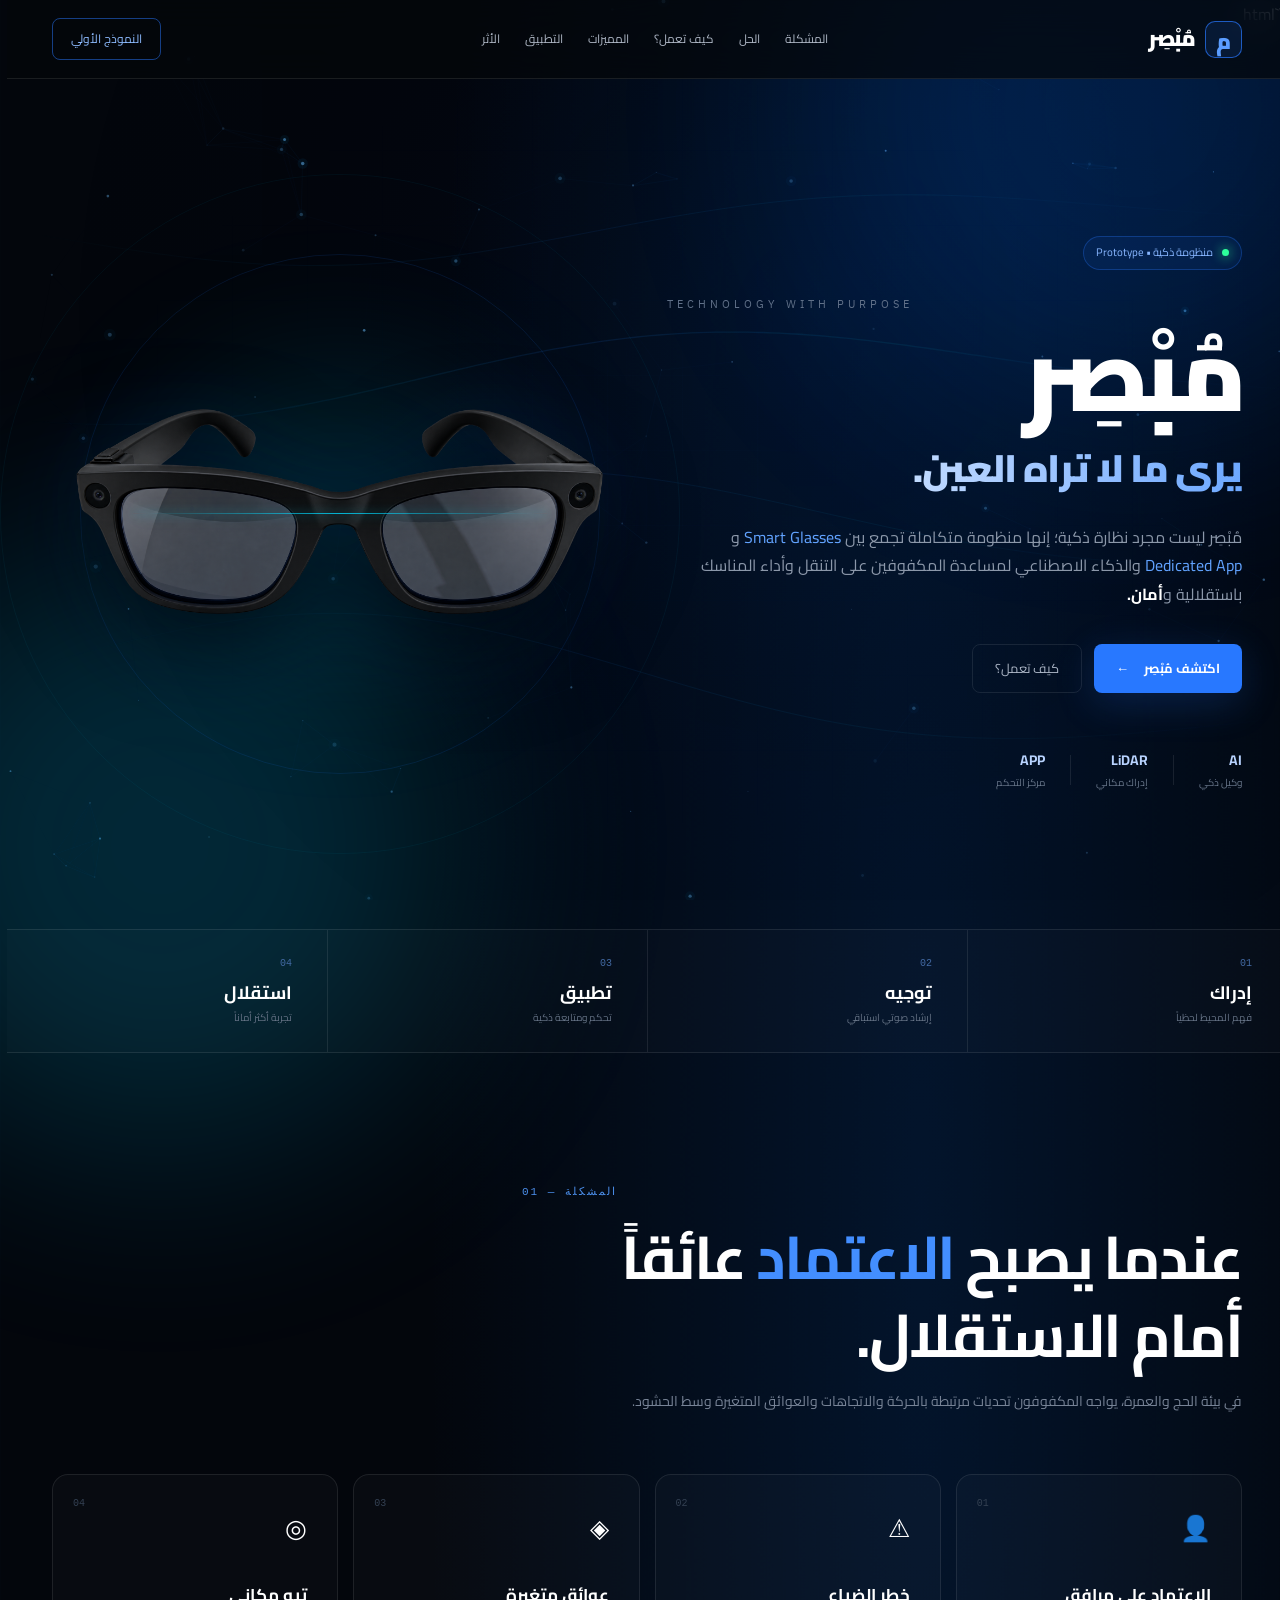
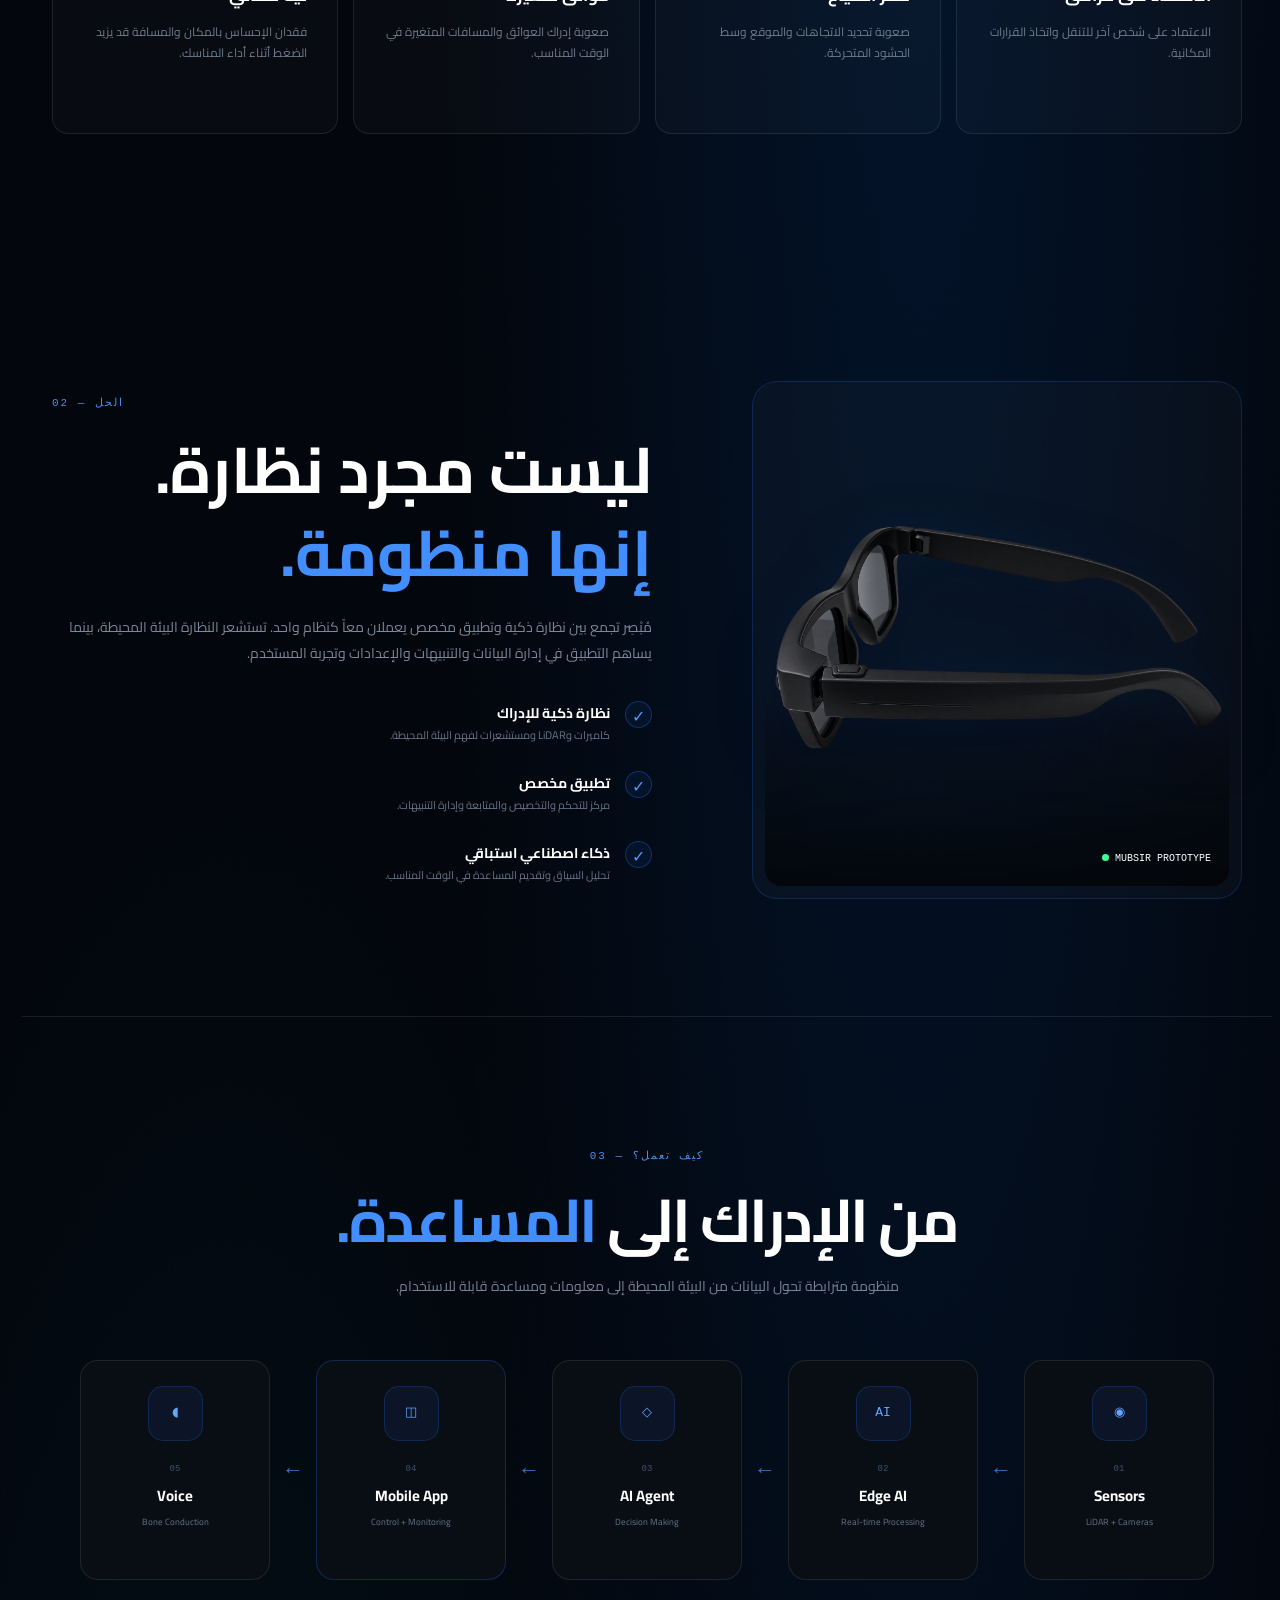
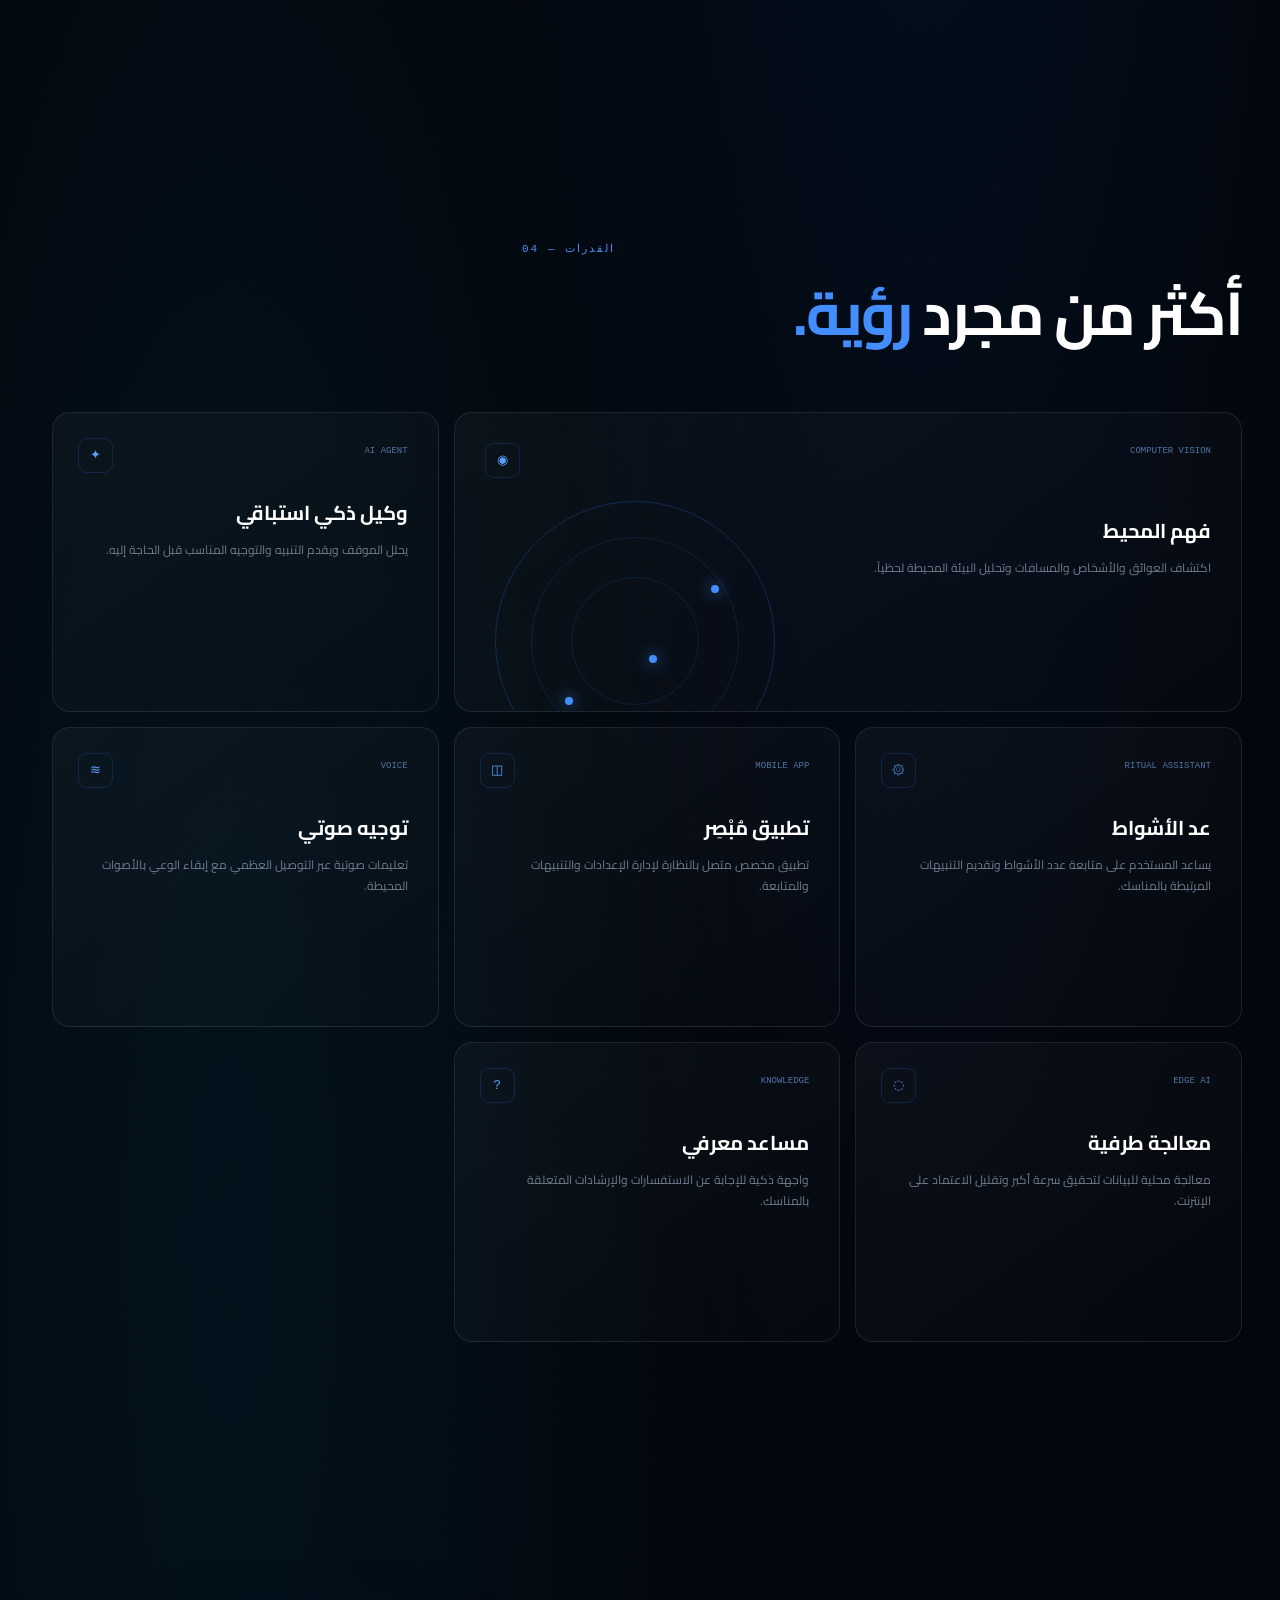
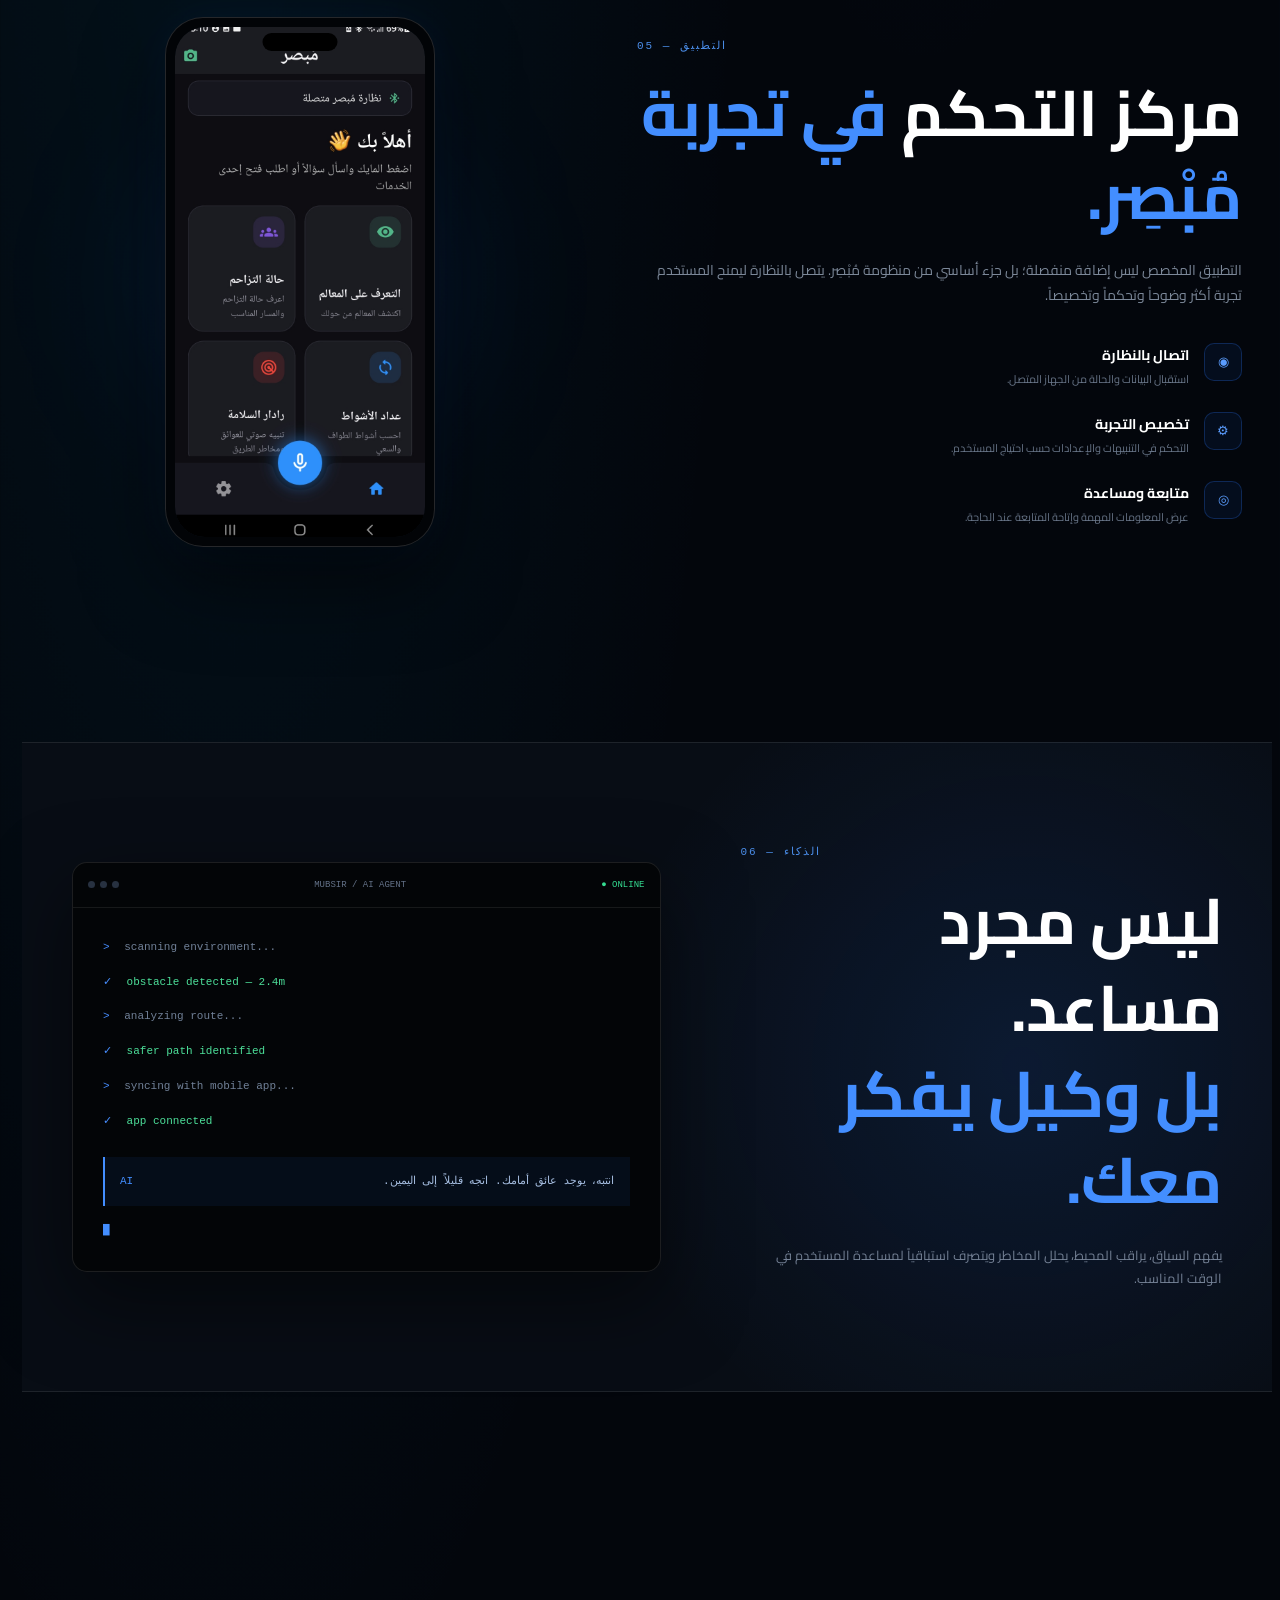
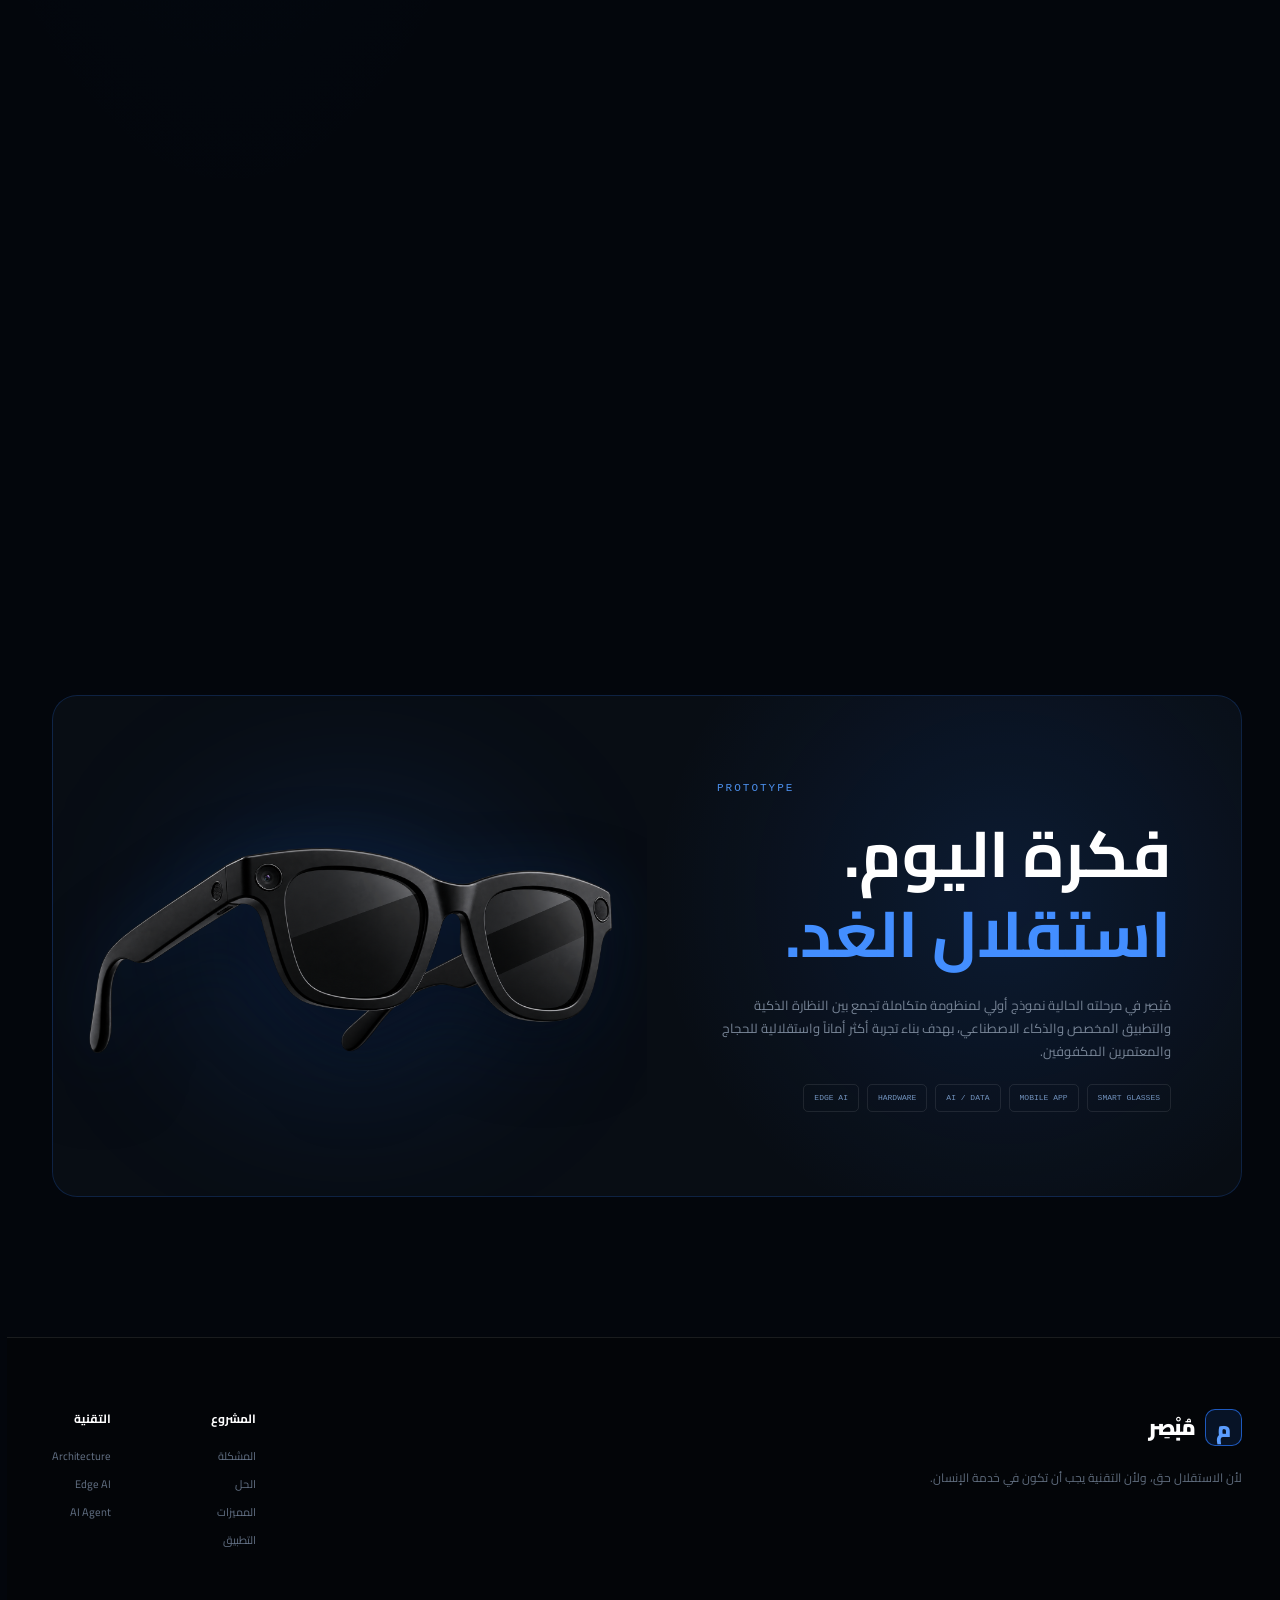
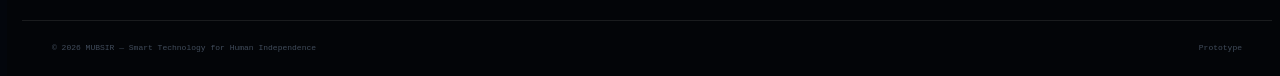
<file: maubser/index.html>
```html
<!DOCTYPE html>
<html lang="ar" dir="rtl">

<head>
    <meta charset="UTF-8">

    <meta name="viewport"
          content="width=device-width, initial-scale=1.0">

    <meta name="description"
          content="مُبْصِر - منظومة ذكية تجمع بين نظارة ذكية وتطبيق مخصص لمساعدة المكفوفين وضعاف البصر على التنقل وأداء المناسك باستقلالية وأمان.">

    <title>مُبْصِر | Smart Assistive System</title>

    <!-- Fonts -->
    <link rel="preconnect" href="https://fonts.googleapis.com">

    <link rel="preconnect"
          href="https://fonts.gstatic.com"
          crossorigin>

    <link href="https://fonts.googleapis.com/css2?family=Cairo:wght@400;500;600;700;800;900&family=IBM+Plex+Sans+Arabic:wght@400;500;600;700&display=swap"
          rel="stylesheet">

    <!-- Main CSS -->
    <link rel="stylesheet" href="style.css">
</head>


<body>

<!-- =========================
     BACKGROUND
========================= -->

<div class="background-glow glow-one"></div>
<div class="background-glow glow-two"></div>
<div class="grid-background"></div>


<!-- =========================
     NAVBAR
========================= -->

<header class="navbar">

    <div class="nav-container">

        <a href="#home" class="logo">

            <span class="logo-symbol">
                م
            </span>

            <span class="logo-text">
                مُبْصِر
            </span>

        </a>


        <nav class="nav-links">

            <a href="#problem">المشكلة</a>
            <a href="#solution">الحل</a>
            <a href="#technology">كيف تعمل؟</a>
            <a href="#features">المميزات</a>
            <a href="#app">التطبيق</a>
            <a href="#impact">الأثر</a>

        </nav>


        <a href="#prototype" class="nav-button">
            النموذج الأولي
        </a>


        <button
            class="menu-button"
            id="menuButton"
            aria-label="فتح القائمة"
            aria-expanded="false"
            type="button">

            ☰

        </button>

    </div>

</header>


<!-- =========================
     MOBILE MENU
========================= -->

<div class="mobile-menu" id="mobileMenu">

    <a href="#problem">المشكلة</a>
    <a href="#solution">الحل</a>
    <a href="#technology">كيف تعمل؟</a>
    <a href="#features">المميزات</a>
    <a href="#app">التطبيق</a>
    <a href="#impact">الأثر</a>
    <a href="#prototype">النموذج الأولي</a>

</div>


<main id="home">


<!-- =========================
     HERO
========================= -->

<section class="hero">

    <div class="hero-content">

        <div class="status-badge">

            <span class="status-dot"></span>

            منظومة ذكية • Prototype

        </div>


        <p class="hero-small-title">
            TECHNOLOGY WITH PURPOSE
        </p>


        <h1>

            مُبْصِر

            <span>
                يرى ما لا تراه العين.
            </span>

        </h1>


        <p class="hero-description">

            مُبْصِر ليست مجرد نظارة ذكية؛
            إنها منظومة متكاملة تجمع بين
            <span>Smart Glasses</span>
            و
            <span>Dedicated App</span>
            والذكاء الاصطناعي لمساعدة المكفوفين
            على التنقل وأداء المناسك باستقلالية
            و<strong>أمان.</strong>

        </p>


        <div class="hero-buttons">

            <a href="#solution" class="primary-button">

                اكتشف مُبْصِر

                <span>←</span>

            </a>


            <a href="#technology" class="secondary-button">

                كيف تعمل؟

            </a>

        </div>


        <div class="hero-stats">

            <div class="hero-stat">

                <strong>AI</strong>

                <span>
                    وكيل ذكي
                </span>

            </div>


            <div class="stat-line"></div>


            <div class="hero-stat">

                <strong>LiDAR</strong>

                <span>
                    إدراك مكاني
                </span>

            </div>


            <div class="stat-line"></div>


            <div class="hero-stat">

                <strong>APP</strong>

                <span>
                    مركز التحكم
                </span>

            </div>

        </div>

    </div>


    <!-- HERO GLASSES -->

    <div class="hero-visual">

        <div class="clean-glasses-stage">

            <div class="visual-ring ring-one"></div>

            <div class="visual-ring ring-two"></div>

            <div class="product-glow"></div>

            <div class="scan-line"></div>


            <img
                class="hero-glasses"
                src="images/mubsir-front.png"
                alt="نظارة مُبْصِر الذكية">

        </div>

    </div>

</section>


<!-- =========================
     INTRO STRIP
========================= -->

<section class="intro-strip">

    <div class="intro-item">

        <span>01</span>

        <strong>إدراك</strong>

        <p>
            فهم المحيط لحظياً
        </p>

    </div>


    <div class="intro-item">

        <span>02</span>

        <strong>توجيه</strong>

        <p>
            إرشاد صوتي استباقي
        </p>

    </div>


    <div class="intro-item">

        <span>03</span>

        <strong>تطبيق</strong>

        <p>
            تحكم ومتابعة ذكية
        </p>

    </div>


    <div class="intro-item">

        <span>04</span>

        <strong>استقلال</strong>

        <p>
            تجربة أكثر أماناً
        </p>

    </div>

</section>


<!-- =========================
     PROBLEM
========================= -->

<section class="section problem-section" id="problem">

    <div class="section-heading">

        <span class="section-number">
            01 — المشكلة
        </span>

        <h2>

            عندما يصبح

            <span>
                الاعتماد
            </span>

            عائقاً أمام الاستقلال.

        </h2>

        <p>

            في بيئة الحج والعمرة، يواجه المكفوفون
            تحديات مرتبطة بالحركة والاتجاهات
            والعوائق المتغيرة وسط الحشود.

        </p>

    </div>


    <div class="problem-grid">

        <article class="problem-card">

            <div class="card-number">01</div>

            <div class="problem-icon">👤</div>

            <h3>
                الاعتماد على مرافق
            </h3>

            <p>
                الاعتماد على شخص آخر للتنقل
                واتخاذ القرارات المكانية.
            </p>

        </article>


        <article class="problem-card">

            <div class="card-number">02</div>

            <div class="problem-icon">⚠</div>

            <h3>
                خطر الضياع
            </h3>

            <p>
                صعوبة تحديد الاتجاهات والموقع
                وسط الحشود المتحركة.
            </p>

        </article>


        <article class="problem-card">

            <div class="card-number">03</div>

            <div class="problem-icon">◈</div>

            <h3>
                عوائق متغيرة
            </h3>

            <p>
                صعوبة إدراك العوائق والمسافات
                المتغيرة في الوقت المناسب.
            </p>

        </article>


        <article class="problem-card">

            <div class="card-number">04</div>

            <div class="problem-icon">◎</div>

            <h3>
                تيه مكاني
            </h3>

            <p>
                فقدان الإحساس بالمكان والمسافة
                قد يزيد الضغط أثناء أداء المناسك.
            </p>

        </article>

    </div>

</section>


<!-- =========================
     SOLUTION
========================= -->

<section class="section solution-section" id="solution">

    <div class="solution-image">

        <div class="image-frame">

            <img
                src="images/mubsir-side.png"
                alt="النموذج الأولي لنظارة مُبْصِر">

            <div class="image-overlay"></div>

            <div class="prototype-label">

                <span></span>

                MUBSIR PROTOTYPE

            </div>

        </div>

    </div>


    <div class="solution-content">

        <span class="section-number">
            02 — الحل
        </span>

        <h2>

            ليست مجرد نظارة.

            <span>
                إنها منظومة.
            </span>

        </h2>


        <p class="solution-text">

            مُبْصِر تجمع بين نظارة ذكية وتطبيق
            مخصص يعملان معاً كنظام واحد.
            تستشعر النظارة البيئة المحيطة،
            بينما يساهم التطبيق في إدارة البيانات
            والتنبيهات والإعدادات وتجربة المستخدم.

        </p>


        <div class="solution-points">

            <div class="solution-point">

                <span class="point-icon">✓</span>

                <div>

                    <strong>
                        نظارة ذكية للإدراك
                    </strong>

                    <p>
                        كاميرات وLiDAR ومستشعرات لفهم البيئة المحيطة.
                    </p>

                </div>

            </div>


            <div class="solution-point">

                <span class="point-icon">✓</span>

                <div>

                    <strong>
                        تطبيق مخصص
                    </strong>

                    <p>
                        مركز للتحكم والتخصيص والمتابعة وإدارة التنبيهات.
                    </p>

                </div>

            </div>


            <div class="solution-point">

                <span class="point-icon">✓</span>

                <div>

                    <strong>
                        ذكاء اصطناعي استباقي
                    </strong>

                    <p>
                        تحليل السياق وتقديم المساعدة في الوقت المناسب.
                    </p>

                </div>

            </div>

        </div>

    </div>

</section>


<!-- =========================
     TECHNOLOGY
========================= -->

<section class="section technology-section" id="technology">

    <div class="section-heading centered">

        <span class="section-number">
            03 — كيف تعمل؟
        </span>

        <h2>

            من الإدراك إلى

            <span>
                المساعدة.
            </span>

        </h2>

        <p>

            منظومة مترابطة تحول البيانات من البيئة
            المحيطة إلى معلومات ومساعدة قابلة للاستخدام.

        </p>

    </div>


    <div class="architecture">

        <div class="tech-node">

            <div class="node-icon">
                ◉
            </div>

            <span>01</span>

            <h3>Sensors</h3>

            <p>
                LiDAR + Cameras
            </p>

        </div>


        <div class="tech-arrow">
            ←
        </div>


        <div class="tech-node">

            <div class="node-icon">
                AI
            </div>

            <span>02</span>

            <h3>Edge AI</h3>

            <p>
                Real-time Processing
            </p>

        </div>


        <div class="tech-arrow">
            ←
        </div>


        <div class="tech-node">

            <div class="node-icon">
                ◇
            </div>

            <span>03</span>

            <h3>AI Agent</h3>

            <p>
                Decision Making
            </p>

        </div>


        <div class="tech-arrow">
            ←
        </div>


        <div class="tech-node app-node">

            <div class="node-icon">
                ◫
            </div>

            <span>04</span>

            <h3>Mobile App</h3>

            <p>
                Control + Monitoring
            </p>

        </div>


        <div class="tech-arrow">
            ←
        </div>


        <div class="tech-node">

            <div class="node-icon">
                ◖
            </div>

            <span>05</span>

            <h3>Voice</h3>

            <p>
                Bone Conduction
            </p>

        </div>

    </div>

</section>


<!-- =========================
     FEATURES
========================= -->

<section class="section features-section" id="features">

    <div class="section-heading">

        <span class="section-number">
            04 — القدرات
        </span>

        <h2>

            أكثر من مجرد

            <span>
                رؤية.
            </span>

        </h2>

    </div>


    <div class="features-grid">

        <article class="feature-card large">

            <div class="feature-top">

                <span class="feature-tag">
                    COMPUTER VISION
                </span>

                <span class="feature-icon">
                    ◉
                </span>

            </div>

            <h3>
                فهم المحيط
            </h3>

            <p>
                اكتشاف العوائق والأشخاص والمسافات
                وتحليل البيئة المحيطة لحظياً.
            </p>

            <div class="feature-visual">

                <div class="radar"></div>

                <div class="radar-dot dot-one"></div>
                <div class="radar-dot dot-two"></div>
                <div class="radar-dot dot-three"></div>

            </div>

        </article>


        <article class="feature-card">

            <span class="feature-tag">
                AI AGENT
            </span>

            <span class="feature-icon">
                ✦
            </span>

            <h3>
                وكيل ذكي استباقي
            </h3>

            <p>
                يحلل الموقف ويقدم التنبيه
                والتوجيه المناسب قبل الحاجة إليه.
            </p>

        </article>


        <article class="feature-card">

            <span class="feature-tag">
                RITUAL ASSISTANT
            </span>

            <span class="feature-icon">
                ۞
            </span>

            <h3>
                عد الأشواط
            </h3>

            <p>
                يساعد المستخدم على متابعة عدد الأشواط
                وتقديم التنبيهات المرتبطة بالمناسك.
            </p>

        </article>


        <article class="feature-card">

            <span class="feature-tag">
                MOBILE APP
            </span>

            <span class="feature-icon">
                ◫
            </span>

            <h3>
                تطبيق مُبْصِر
            </h3>

            <p>
                تطبيق مخصص متصل بالنظارة لإدارة
                الإعدادات والتنبيهات والمتابعة.
            </p>

        </article>


        <article class="feature-card">

            <span class="feature-tag">
                VOICE
            </span>

            <span class="feature-icon">
                ≋
            </span>

            <h3>
                توجيه صوتي
            </h3>

            <p>
                تعليمات صوتية عبر التوصيل العظمي
                مع إبقاء الوعي بالأصوات المحيطة.
            </p>

        </article>


        <article class="feature-card">

            <span class="feature-tag">
                EDGE AI
            </span>

            <span class="feature-icon">
                ◌
            </span>

            <h3>
                معالجة طرفية
            </h3>

            <p>
                معالجة محلية للبيانات لتحقيق
                سرعة أكبر وتقليل الاعتماد على الإنترنت.
            </p>

        </article>


        <article class="feature-card">

            <span class="feature-tag">
                KNOWLEDGE
            </span>

            <span class="feature-icon">
                ?
            </span>

            <h3>
                مساعد معرفي
            </h3>

            <p>
                واجهة ذكية للإجابة عن الاستفسارات
                والإرشادات المتعلقة بالمناسك.
            </p>

        </article>

    </div>

</section>


<!-- =========================
     APP SECTION
========================= -->

<section class="section app-section" id="app">

    <div class="app-content">

        <span class="section-number">
            05 — التطبيق
        </span>

        <h2>

            مركز التحكم

            <span>
                في تجربة مُبْصِر.
            </span>

        </h2>

        <p class="app-description">

            التطبيق المخصص ليس إضافة منفصلة؛
            بل جزء أساسي من منظومة مُبْصِر.
            يتصل بالنظارة ليمنح المستخدم تجربة
            أكثر وضوحاً وتحكماً وتخصيصاً.

        </p>


        <div class="app-points">

            <div class="app-point">

                <div class="app-point-icon">
                    ◉
                </div>

                <div>

                    <strong>
                        اتصال بالنظارة
                    </strong>

                    <p>
                        استقبال البيانات والحالة من الجهاز المتصل.
                    </p>

                </div>

            </div>


            <div class="app-point">

                <div class="app-point-icon">
                    ⚙
                </div>

                <div>

                    <strong>
                        تخصيص التجربة
                    </strong>

                    <p>
                        التحكم في التنبيهات والإعدادات حسب احتياج المستخدم.
                    </p>

                </div>

            </div>


            <div class="app-point">

                <div class="app-point-icon">
                    ◎
                </div>

                <div>

                    <strong>
                        متابعة ومساعدة
                    </strong>

                    <p>
                        عرض المعلومات المهمة وإتاحة المتابعة عند الحاجة.
                    </p>

                </div>

            </div>

        </div>

    </div>


    <!-- PHONE MOCKUP -->

    <div class="app-interface">

        <div class="phone-frame">

            <div class="phone-camera"></div>

            <div class="phone-screen">

                <img
                    src="images/app-interface.png"
                    alt="واجهة تطبيق مُبْصِر"
                    loading="lazy">

            </div>

        </div>

    </div>

</section>


<!-- =========================
     SMART AGENT
========================= -->

<section class="agent-section">

    <div class="agent-content">

        <span class="section-number">
            06 — الذكاء
        </span>

        <h2>

            ليس مجرد مساعد.

            <br>

            <span>
                بل وكيل يفكر معك.
            </span>

        </h2>

        <p>

            يفهم السياق، يراقب المحيط، يحلل المخاطر
            ويتصرف استباقياً لمساعدة المستخدم في الوقت المناسب.

        </p>

    </div>


    <div class="agent-terminal">

        <div class="terminal-header">

            <div class="terminal-dots">

                <span></span>
                <span></span>
                <span></span>

            </div>

            <span>
                MUBSIR / AI AGENT
            </span>

            <div class="terminal-status">
                ● ONLINE
            </div>

        </div>


        <div class="terminal-body">

            <div class="terminal-line">

                <span>&gt;</span>

                scanning environment...

            </div>


            <div class="terminal-line success">

                <span>✓</span>

                obstacle detected — 2.4m

            </div>


            <div class="terminal-line">

                <span>&gt;</span>

                analyzing route...

            </div>


            <div class="terminal-line success">

                <span>✓</span>

                safer path identified

            </div>


            <div class="terminal-line">

                <span>&gt;</span>

                syncing with mobile app...

            </div>


            <div class="terminal-line success">

                <span>✓</span>

                app connected

            </div>


            <div class="terminal-line ai-message">

                <span>
                    AI
                </span>

                انتبه، يوجد عائق أمامك.
                اتجه قليلاً إلى اليمين.

            </div>


            <div class="cursor">
                █
            </div>

        </div>

    </div>

</section>


<!-- =========================
     IMPACT
========================= -->

<section class="section impact-section" id="impact">

    <div class="section-heading centered">

        <span class="section-number">
            07 — الأثر
        </span>

        <h2>

            التقنية من أجل

            <span>
                الكرامة والاستقلال.
            </span>

        </h2>

        <p>

            الهدف ليس استبدال الإنسان،
            بل تمكينه من الاعتماد على نفسه.

        </p>

    </div>


    <div class="impact-grid">

        <div class="impact-item">

            <strong
                class="counter"
                data-target="100">

                0

            </strong>

            <span>%</span>

            <p>
                تجربة أكثر استقلالية
            </p>

        </div>


        <div class="impact-item">

            <strong>
                AI
            </strong>

            <p>
                مساعدة ذكية
                في الوقت الحقيقي
            </p>

        </div>


        <div class="impact-item">

            <strong>
                APP
            </strong>

            <p>
                تحكم وتخصيص
                ومتابعة
            </p>

        </div>


        <div class="impact-item">

            <strong>
                EDGE
            </strong>

            <p>
                سرعة وخصوصية
                ومعالجة محلية
            </p>

        </div>

    </div>

</section>


<!-- =========================
     PROTOTYPE
========================= -->

<section class="prototype-section" id="prototype">

    <div class="prototype-inner">

        <div class="prototype-text">

            <span class="section-number">
                PROTOTYPE
            </span>


            <h2>

                فكرة اليوم.

                <br>

                <span>
                    استقلال الغد.
                </span>

            </h2>


            <p>

                مُبْصِر في مرحلته الحالية نموذج أولي
                لمنظومة متكاملة تجمع بين النظارة الذكية
                والتطبيق المخصص والذكاء الاصطناعي،
                بهدف بناء تجربة أكثر أماناً واستقلالية
                للحجاج والمعتمرين المكفوفين.

            </p>


            <div class="prototype-tags">

                <span>SMART GLASSES</span>
                <span>MOBILE APP</span>
                <span>AI / DATA</span>
                <span>HARDWARE</span>
                <span>EDGE AI</span>

            </div>

        </div>


        <div class="prototype-image">

            <img
                src="images/side-mubser.png" 
                alt="Mubsir Smart Glasses"
                loading="lazy">

        </div>

    </div>

</section>


<!-- =========================
     FOOTER
========================= -->

<footer>

    <div class="footer-main">

        <div class="footer-brand">

            <div class="logo">

                <span class="logo-symbol">
                    م
                </span>

                <span class="logo-text">
                    مُبْصِر
                </span>

            </div>


            <p>

                لأن الاستقلال حق،
                ولأن التقنية يجب أن تكون في خدمة الإنسان.

            </p>

        </div>


        <div class="footer-links">

            <div>

                <strong>
                    المشروع
                </strong>

                <a href="#problem">
                    المشكلة
                </a>

                <a href="#solution">
                    الحل
                </a>

                <a href="#features">
                    المميزات
                </a>

                <a href="#app">
                    التطبيق
                </a>

            </div>


            <div>

                <strong>
                    التقنية
                </strong>

                <a href="#technology">
                    Architecture
                </a>

                <a href="#technology">
                    Edge AI
                </a>

                <a href="#technology">
                    AI Agent
                </a>

            </div>

        </div>

    </div>


    <div class="footer-bottom">

        <span>
            © 2026 MUBSIR — Smart Technology for Human Independence
        </span>

        <span>
            Prototype
        </span>

    </div>

</footer>


</main>


<!-- =========================
     JAVASCRIPT
========================= -->

<script src="script.js"></script>

</body>

</html>
</file>
<file: maubser/style.css>
/* =====================================================
   RESET
===================================================== */

* {
    margin: 0;
    padding: 0;
    box-sizing: border-box;
}

html {
    scroll-behavior: smooth;
    scroll-padding-top: 90px;
}

body {
    font-family: "Cairo", sans-serif;
    background: #05070b;
    color: #ffffff;
    overflow-x: hidden;
    line-height: 1.8;
}

a {
    text-decoration: none;
    color: inherit;
}

button {
    font-family: inherit;
}

img {
    max-width: 100%;
    display: block;
}


/* =====================================================
   VARIABLES
===================================================== */

:root {
    --background: #05070b;
    --surface: #0a0e15;
    --surface-light: #101722;
    --blue: #2878ff;
    --blue-light: #5b9dff;
    --cyan: #00d9ff;
    --white: #ffffff;
    --muted: #8994a5;
    --border: rgba(255, 255, 255, 0.09);
}



/* =====================================================
   MUBSIR — CINEMATIC BACKGROUND
===================================================== */

body {
    background:
        radial-gradient(
            ellipse at 72% 15%,
            rgba(0, 95, 210, 0.16),
            transparent 38%
        ),
        radial-gradient(
            ellipse at 18% 55%,
            rgba(0, 190, 255, 0.07),
            transparent 35%
        ),
        #03060c;
}

/* طبقة الخلفية المتحركة */
#mubsir-background {
    position: fixed;
    inset: 0;
    width: 100%;
    height: 100%;
    z-index: 0;
    pointer-events: none;
    opacity: 0.95;
}

/* توهج ضوئي متحرك */
.background-glow {
    position: fixed;
    width: 48vw;
    height: 48vw;
    max-width: 650px;
    max-height: 650px;
    border-radius: 50%;
    filter: blur(115px);
    pointer-events: none;
    z-index: 0;
    opacity: 0.18;
    will-change: transform;
}

.glow-one {
    background: #006eff;
    top: -22%;
    right: -12%;
    animation: glowDriftOne 15s ease-in-out infinite alternate;
}

.glow-two {
    background: #00c8ff;
    bottom: -28%;
    left: -12%;
    animation: glowDriftTwo 18s ease-in-out infinite alternate;
}

@keyframes glowDriftOne {
    from { transform: translate3d(0, 0, 0) scale(1); }
    to   { transform: translate3d(-7vw, 8vh, 0) scale(1.18); }
}

@keyframes glowDriftTwo {
    from { transform: translate3d(0, 0, 0) scale(1); }
    to   { transform: translate3d(8vw, -7vh, 0) scale(1.15); }
}

/* شبكة هندسية عميقة */
.grid-background {
    position: fixed;
    inset: 0;
    z-index: 0;
    opacity: 0.16;
    background-image:
        linear-gradient(rgba(95, 165, 255, 0.08) 1px, transparent 1px),
        linear-gradient(90deg, rgba(95, 165, 255, 0.08) 1px, transparent 1px);
    background-size: 75px 75px;
    mask-image: radial-gradient(ellipse at center, black 10%, transparent 82%);
    -webkit-mask-image: radial-gradient(ellipse at center, black 10%, transparent 82%);
    pointer-events: none;
}

/* اجعلي المحتوى فوق طبقات الخلفية */
main,
footer {
    position: relative;
    z-index: 1;
}

/* الهيدر والقائمة يظلان فوق كل شيء */
.navbar {
    z-index: 1000;
}

.mobile-menu {
    z-index: 999;
}

/* احترام إعداد تقليل الحركة */
@media (prefers-reduced-motion: reduce) {
    .background-glow {
        animation: none;
    }
}



/* =====================================================
   NAVBAR
===================================================== */

.navbar {
    position: fixed;
    top: 0;
    left: 0;
    right: 0;
    z-index: 1000;
    background: rgba(5, 7, 11, 0.72);
    backdrop-filter: blur(18px);
    -webkit-backdrop-filter: blur(18px);
    border-bottom: 1px solid var(--border);
    transition:
        background 0.3s ease,
        box-shadow 0.3s ease;
}

.navbar.scrolled {
    background: rgba(5, 7, 11, 0.92);
    box-shadow:
        0 10px 40px rgba(0, 0, 0, 0.25);
}

.nav-container {
    max-width: 1250px;
    height: 78px;
    margin: auto;
    padding: 0 30px;
    display: flex;
    align-items: center;
    justify-content: space-between;
}

.logo {
    display: flex;
    align-items: center;
    gap: 10px;
    font-weight: 900;
    font-size: 22px;
}

.logo-symbol {
    width: 37px;
    height: 37px;
    display: grid;
    place-items: center;
    border: 1px solid rgba(40, 120, 255, 0.7);
    background: rgba(40, 120, 255, 0.12);
    color: var(--blue-light);
    border-radius: 10px;
}

.logo-text {
    letter-spacing: -1px;
}

.nav-links {
    display: flex;
    gap: 25px;
    font-size: 12px;
    color: #aeb7c5;
}

.nav-links a {
    position: relative;
    transition: color 0.3s ease;
}

.nav-links a::after {
    content: "";
    position: absolute;
    right: 0;
    bottom: -8px;
    width: 0;
    height: 1px;
    background: var(--blue-light);
    transition: width 0.3s ease;
}

.nav-links a:hover,
.nav-links a.active {
    color: white;
}

.nav-links a:hover::after,
.nav-links a.active::after {
    width: 100%;
}

.nav-button {
    padding: 9px 18px;
    border: 1px solid rgba(40, 120, 255, 0.5);
    border-radius: 8px;
    color: #8dbbff;
    font-size: 12px;
    transition:
        background 0.3s ease,
        color 0.3s ease,
        transform 0.3s ease;
}

.nav-button:hover {
    background: var(--blue);
    color: white;
    transform: translateY(-2px);
}

.menu-button {
    display: none;
    background: transparent;
    color: white;
    border: none;
    font-size: 24px;
    cursor: pointer;
}


/* =====================================================
   MOBILE MENU
===================================================== */

.mobile-menu {
    position: fixed;
    top: 78px;
    left: 20px;
    right: 20px;
    z-index: 999;
    display: flex;
    flex-direction: column;
    gap: 8px;
    padding: 20px;
    background: rgba(9, 13, 20, 0.97);
    border: 1px solid var(--border);
    border-radius: 15px;
    opacity: 0;
    visibility: hidden;
    transform: translateY(-10px);
    transition:
        opacity 0.25s ease,
        transform 0.25s ease,
        visibility 0.25s ease;
}

.mobile-menu.active {
    opacity: 1;
    visibility: visible;
    transform: translateY(0);
}

.mobile-menu a {
    padding: 10px;
    border-bottom: 1px solid var(--border);
    color: #c7ced8;
    transition: color 0.25s ease;
}

.mobile-menu a:last-child {
    border-bottom: none;
}

.mobile-menu a:hover {
    color: white;
}


/* =====================================================
   HERO
===================================================== */

.hero {
    min-height: 100vh;
    max-width: 1250px;
    margin: auto;
    padding: 150px 30px 80px;
    display: grid;
    grid-template-columns: 1fr 1fr;
    align-items: center;
    gap: 40px;
}

.hero-content {
    position: relative;
    z-index: 2;
}

.status-badge {
    display: inline-flex;
    align-items: center;
    gap: 9px;
    padding: 6px 12px;
    border: 1px solid rgba(40, 120, 255, 0.3);
    background: rgba(40, 120, 255, 0.08);
    border-radius: 100px;
    color: #87b6ff;
    font-size: 11px;
    margin-bottom: 25px;
}

.status-dot {
    width: 7px;
    height: 7px;
    border-radius: 50%;
    background: #2dff9b;
    box-shadow:
        0 0 12px #2dff9b;
}

.hero-small-title {
    font-family: "IBM Plex Sans Arabic", sans-serif;
    font-size: 11px;
    letter-spacing: 4px;
    color: #607088;
    direction: ltr;
    margin-bottom: 10px;
}

.hero h1 {
    font-size: clamp(65px, 8vw, 110px);
    line-height: 0.95;
    letter-spacing: -5px;
    font-weight: 900;
}

.hero h1 span {
    display: block;
    font-size: clamp(25px, 3vw, 42px);
    letter-spacing: -1px;
    line-height: 1.5;
    margin-top: 18px;
    background: linear-gradient(
        90deg,
        #ffffff,
        #6da8ff
    );
    background-clip: text;
    -webkit-background-clip: text;
    -webkit-text-fill-color: transparent;
}

.hero-description {
    max-width: 610px;
    color: #8c98aa;
    font-size: 16px;
    margin-top: 25px;
}

.hero-description span {
    color: #62a3ff;
    direction: ltr;
    display: inline-block;
}

.hero-description strong {
    color: white;
}

.hero-buttons {
    display: flex;
    gap: 12px;
    margin-top: 35px;
}

.primary-button {
    display: flex;
    align-items: center;
    gap: 15px;
    background: var(--blue);
    padding: 12px 22px;
    border-radius: 8px;
    font-size: 13px;
    font-weight: 700;
    box-shadow:
        0 10px 40px rgba(40, 120, 255, 0.2);
    transition:
        transform 0.3s ease,
        box-shadow 0.3s ease;
}

.primary-button:hover {
    transform: translateY(-3px);
    box-shadow:
        0 15px 50px rgba(40, 120, 255, 0.35);
}

.secondary-button {
    padding: 12px 22px;
    border: 1px solid var(--border);
    border-radius: 8px;
    color: #aab4c4;
    font-size: 13px;
    transition:
        border-color 0.3s ease,
        color 0.3s ease,
        transform 0.3s ease;
}

.secondary-button:hover {
    border-color: rgba(40, 120, 255, 0.5);
    color: white;
    transform: translateY(-2px);
}

.hero-stats {
    display: flex;
    align-items: center;
    gap: 25px;
    margin-top: 55px;
}

.hero-stat {
    display: flex;
    flex-direction: column;
}

.hero-stat strong {
    font-size: 14px;
    color: #b8d3ff;
}

.hero-stat span {
    color: #68768a;
    font-size: 10px;
}

.stat-line {
    width: 1px;
    height: 30px;
    background: var(--border);
}


/* =====================================================
   HERO GLASSES
===================================================== */

.hero-visual {
    height: 650px;
    position: relative;
    display: flex;
    align-items: center;
    justify-content: center;
}

.clean-glasses-stage {
    width: 100%;
    height: 100%;
    position: relative;
    display: flex;
    align-items: center;
    justify-content: center;
    overflow: visible;
}

.product-glow {
    position: absolute;
    width: 65%;
    height: 45%;
    border-radius: 50%;
    background: rgba(0, 217, 255, 0.12);
    filter: blur(75px);
    z-index: 0;
    pointer-events: none;
}

.visual-ring {
    position: absolute;
    left: 50%;
    top: 50%;
    transform: translate(-50%, -50%);
    border: 1px solid rgba(40, 120, 255, 0.12);
    border-radius: 50%;
    pointer-events: none;
}

.ring-one {
    width: 520px;
    height: 520px;
}

.ring-two {
    width: 680px;
    height: 680px;
    border-color: rgba(0, 217, 255, 0.05);
}

.hero-glasses {
    position: relative;
    z-index: 3;
    width: 92%;
    max-width: 620px;
    height: auto;
    object-fit: contain;
    background: transparent;
    mix-blend-mode: normal;
    filter:
        drop-shadow(0 35px 45px rgba(0, 0, 0, 0.65))
        drop-shadow(0 0 35px rgba(20, 100, 255, 0.1));
    animation:
        glassesFloat 6s ease-in-out infinite;
    transition:
        transform 0.4s ease,
        filter 0.4s ease;
}

.hero-glasses:hover {
    transform: scale(1.025);
    filter:
        drop-shadow(0 40px 50px rgba(0, 0, 0, 0.7))
        drop-shadow(0 0 45px rgba(20, 100, 255, 0.16));
}

@keyframes glassesFloat {
    0%,
    100% {
        transform: translateY(0);
    }

    50% {
        transform: translateY(-9px);
    }
}


/* =====================================================
   SCAN EFFECT
===================================================== */

.scan-line {
    position: absolute;
    left: 14%;
    right: 14%;
    height: 1px;
    z-index: 4;
    pointer-events: none;
    background: linear-gradient(
        90deg,
        transparent,
        rgba(0, 217, 255, 0.8),
        transparent
    );
    box-shadow:
        0 0 10px rgba(0, 217, 255, 0.6),
        0 0 20px rgba(0, 217, 255, 0.25);
    animation:
        scanGlass 5s ease-in-out infinite;
}

@keyframes scanGlass {
    0% {
        top: 25%;
        opacity: 0;
    }

    20% {
        opacity: 0.8;
    }

    50% {
        top: 75%;
        opacity: 0.7;
    }

    75% {
        opacity: 0;
    }

    100% {
        top: 25%;
        opacity: 0;
    }
}


/* =====================================================
   INTRO STRIP
===================================================== */

.intro-strip {
    border-top: 1px solid var(--border);
    border-bottom: 1px solid var(--border);
    background: rgba(255, 255, 255, 0.015);
    display: grid;
    grid-template-columns: repeat(4, 1fr);
}

.intro-item {
    padding: 25px 35px;
    border-left: 1px solid var(--border);
}

.intro-item:last-child {
    border-left: none;
}

.intro-item span {
    font-family: monospace;
    font-size: 10px;
    color: #436aa3;
}

.intro-item strong {
    display: block;
    font-size: 18px;
    margin-top: 4px;
}

.intro-item p {
    color: #667386;
    font-size: 10px;
}


/* =====================================================
   GENERAL SECTION
===================================================== */

.section {
    max-width: 1250px;
    margin: auto;
    padding: 130px 30px;
}

.section-heading {
    max-width: 720px;
    margin-bottom: 60px;
}

.section-heading.centered {
    text-align: center;
    margin-left: auto;
    margin-right: auto;
}

.section-number {
    display: block;
    font-family: monospace;
    font-size: 11px;
    letter-spacing: 2px;
    color: #4b8eea;
    direction: ltr;
    margin-bottom: 15px;
}

.section-heading h2 {
    font-size: clamp(35px, 5vw, 60px);
    line-height: 1.3;
    letter-spacing: -2px;
}

.section-heading h2 span,
.solution-content h2 span,
.agent-content h2 span,
.prototype-text h2 span,
.app-content h2 span {
    color: #438eff;
}

.section-heading p {
    color: #778396;
    font-size: 14px;
    margin-top: 15px;
}


/* =====================================================
   PROBLEM
===================================================== */

.problem-grid {
    display: grid;
    grid-template-columns: repeat(4, 1fr);
    gap: 15px;
}

.problem-card {
    position: relative;
    padding: 30px;
    min-height: 260px;
    background: rgba(255, 255, 255, 0.025);
    border: 1px solid var(--border);
    border-radius: 16px;
    overflow: hidden;
    transition:
        transform 0.4s ease,
        border-color 0.4s ease,
        background 0.4s ease;
}

.problem-card:hover {
    transform: translateY(-7px);
    border-color: rgba(40, 120, 255, 0.4);
    background: rgba(40, 120, 255, 0.04);
}

.card-number {
    position: absolute;
    top: 20px;
    left: 20px;
    font-family: monospace;
    font-size: 10px;
    color: #344153;
}

.problem-icon {
    font-size: 25px;
    margin-bottom: 30px;
}

.problem-card h3 {
    font-size: 17px;
    margin-bottom: 10px;
}

.problem-card p {
    color: #707c8d;
    font-size: 12px;
}


/* =====================================================
   SOLUTION
===================================================== */

.solution-section {
    display: grid;
    grid-template-columns: 0.9fr 1.1fr;
    gap: 100px;
    align-items: center;
}

.solution-image {
    position: relative;
}

.image-frame {
    position: relative;
    padding: 12px;
    border: 1px solid rgba(40, 120, 255, 0.2);
    background: rgba(255, 255, 255, 0.025);
    border-radius: 25px;
}

.image-frame img {
    width: 100%;
    height: 100%;
    min-height: 400px;
    object-fit: contain;
    display: block;
    position: relative;
    z-index: 2;
    border-radius: 18px;
    background: transparent !important;
    filter:
        drop-shadow(0 20px 30px rgba(0, 0, 0, 0.4))
        drop-shadow(0 0 20px rgba(40, 120, 255, 0.08));
}

.image-overlay {
    position: absolute;
    inset: 12px;
    border-radius: 16px;
    background:
        linear-gradient(
            180deg,
            transparent 60%,
            rgba(0, 0, 0, 0.65)
        );
    z-index: 3;
    pointer-events: none;
}

.prototype-label {
    position: absolute;
    bottom: 30px;
    right: 30px;
    font-family: monospace;
    font-size: 10px;
    color: white;
    direction: ltr;
    z-index: 5;
}

.prototype-label span {
    display: inline-block;
    width: 7px;
    height: 7px;
    border-radius: 50%;
    background: #3cff9c;
    margin-left: 6px;
}

.solution-content h2 {
    font-size: clamp(40px, 5vw, 65px);
    line-height: 1.3;
    margin-bottom: 20px;
}

.solution-text {
    color: #7c8899;
    font-size: 14px;
    max-width: 600px;
}

.solution-points {
    margin-top: 35px;
    display: flex;
    flex-direction: column;
    gap: 25px;
}

.solution-point {
    display: flex;
    gap: 15px;
}

.point-icon {
    width: 27px;
    height: 27px;
    flex-shrink: 0;
    display: grid;
    place-items: center;
    border-radius: 50%;
    color: #4d9aff;
    border: 1px solid rgba(40, 120, 255, 0.3);
    background: rgba(40, 120, 255, 0.08);
}

.solution-point strong {
    font-size: 14px;
}

.solution-point p {
    color: #687588;
    font-size: 11px;
}


/* =====================================================
   TECHNOLOGY
===================================================== */

.technology-section {
    border-top: 1px solid var(--border);
}

.architecture {
    display: flex;
    align-items: center;
    justify-content: center;
    gap: 12px;
    position: relative;
}

.tech-node {
    position: relative;
    width: 190px;
    min-height: 220px;
    padding: 25px 18px;
    text-align: center;
    background: #090e15;
    border: 1px solid var(--border);
    border-radius: 18px;
    transition:
        transform 0.3s ease,
        border-color 0.3s ease,
        background 0.3s ease;
}


.tech-node {
    position: relative;
    flex: 0 0 190px;
    width: 190px;
    min-height: 220px;
    box-sizing: border-box;
    padding: 25px 18px;
    text-align: center;
    background: #090e15;
    border: 1px solid var(--border);
    border-radius: 18px;
    transform: none;
    transition: border-color 0.3s ease,
                background-color 0.3s ease;
}

.tech-node:hover,
.tech-node.active {
    border-color: rgba(40, 120, 255, 0.45);
    background: rgba(40, 120, 255, 0.08);
    transform: none;
}

.tech-node.active {
    border-color: rgba(40, 120, 255, 0.65);
    background: rgba(40, 120, 255, 0.10);
}


.node-icon {
    width: 55px;
    height: 55px;
    display: grid;
    place-items: center;
    margin: auto auto 20px;
    border-radius: 15px;
    background: rgba(40, 120, 255, 0.08);
    border: 1px solid rgba(40, 120, 255, 0.2);
    color: #64a4ff;
    font-family: monospace;
}

.tech-node > span {
    font-family: monospace;
    color: #40516a;
    font-size: 9px;
}

.tech-node h3 {
    font-size: 15px;
    direction: ltr;
    margin: 5px 0;
}

.tech-node p {
    color: #657286;
    font-size: 9px;
    direction: ltr;
}

.tech-arrow {
    color: #356fb9;
    font-size: 22px;
    flex-shrink: 0;
}

.app-node {
    border-color: rgba(40, 120, 255, 0.25);
}


/* =====================================================
   FEATURES
===================================================== */

.features-grid {
    display: grid;
    grid-template-columns: repeat(3, 1fr);
    gap: 15px;
}

.feature-card {
    position: relative;
    min-height: 300px;
    padding: 30px;
    border: 1px solid var(--border);
    border-radius: 18px;
    background:
        linear-gradient(
            145deg,
            rgba(255, 255, 255, 0.035),
            rgba(255, 255, 255, 0.01)
        );
    overflow: hidden;
    transition:
        transform 0.4s ease,
        border-color 0.4s ease;
}

.feature-card:hover {
    border-color: rgba(40, 120, 255, 0.35);
    transform: translateY(-5px);
}

.feature-card.large {
    grid-column: span 2;
}

.feature-top {
    display: flex;
    justify-content: space-between;
}

.feature-tag {
    font-family: monospace;
    color: #5274a3;
    font-size: 9px;
    direction: ltr;
}

.feature-icon {
    width: 35px;
    height: 35px;
    display: grid;
    place-items: center;
    border: 1px solid rgba(40, 120, 255, 0.2);
    border-radius: 9px;
    color: #5b9fff;
    font-family: monospace;
}

.feature-card > .feature-icon {
    position: absolute;
    top: 25px;
    left: 25px;
}

.feature-card h3 {
    font-size: 20px;
    margin-top: 35px;
}

.feature-card p {
    color: #707d8f;
    font-size: 12px;
    max-width: 400px;
    margin-top: 8px;
}

.feature-visual {
    position: absolute;
    left: 40px;
    bottom: -70px;
    width: 280px;
    height: 280px;
}

.radar {
    position: absolute;
    inset: 0;
    border: 1px solid rgba(40, 120, 255, 0.25);
    border-radius: 50%;
}

.radar::before,
.radar::after {
    content: "";
    position: absolute;
    border: 1px solid rgba(40, 120, 255, 0.15);
    border-radius: 50%;
}

.radar::before {
    inset: 35px;
}

.radar::after {
    inset: 75px;
}

.radar-dot {
    position: absolute;
    width: 8px;
    height: 8px;
    background: #438eff;
    border-radius: 50%;
    box-shadow:
        0 0 15px #438eff;
}

.dot-one {
    top: 30%;
    right: 20%;
}

.dot-two {
    top: 55%;
    right: 42%;
}

.dot-three {
    top: 70%;
    left: 25%;
}


/* =====================================================
   APP SECTION
===================================================== */

.app-section {
    display: grid;
    grid-template-columns: 1.1fr 0.9fr;
    gap: 90px;
    align-items: center;
}

.app-content h2 {
    font-size: clamp(40px, 5vw, 65px);
    line-height: 1.3;
}

.app-description {
    max-width: 600px;
    color: #7c8899;
    font-size: 14px;
    margin-top: 20px;
}

.app-points {
    display: flex;
    flex-direction: column;
    gap: 22px;
    margin-top: 35px;
}

.app-point {
    display: flex;
    align-items: flex-start;
    gap: 15px;
}

.app-point-icon {
    width: 38px;
    height: 38px;
    flex-shrink: 0;
    display: grid;
    place-items: center;
    border: 1px solid rgba(40, 120, 255, 0.25);
    background: rgba(40, 120, 255, 0.07);
    color: #5b9dff;
    border-radius: 10px;
    font-family: monospace;
}

.app-point strong {
    font-size: 14px;
}

.app-point p {
    color: #687588;
    font-size: 11px;
    margin-top: 2px;
}


/* =====================================================
   PHONE MOCKUP
===================================================== */

.app-interface {
    min-height: 560px;
    display: flex;
    align-items: center;
    justify-content: center;
    position: relative;
}

.app-interface::before {
    content: "";
    position: absolute;
    width: 280px;
    height: 280px;
    border-radius: 50%;
    background: rgba(40, 120, 255, 0.13);
    filter: blur(80px);
}

.phone-frame {
    position: relative;
    width: 270px;
    height: 530px;
    padding: 9px;
    border-radius: 38px;
    background: #020407;
    border: 1px solid rgba(255, 255, 255, 0.14);
    box-shadow:
        0 35px 80px rgba(0, 0, 0, 0.55),
        0 0 45px rgba(40, 120, 255, 0.08);
    z-index: 2;
}

.phone-camera {
    position: absolute;
    top: 15px;
    left: 50%;
    transform: translateX(-50%);
    width: 75px;
    height: 18px;
    border-radius: 20px;
    background: #000;
    z-index: 10;
}


/* =====================================================
   PHONE SCREEN
===================================================== */

.phone-screen {
    position: relative;
    width: 100%;
    height: 100%;
    padding: 0;
    margin: 0;

    border-radius: 30px;
    overflow: hidden;

    background: #080d14;
}


/* =====================================================
   APP SCREEN IMAGE
===================================================== */

.phone-screen img {
    position: absolute;

    top: 0;
    left: 0;

    width: 100%;
    height: 100%;

    margin: 0;
    padding: 0;

    display: block;

    object-fit: cover;
    object-position: center;

    border: none;
    border-radius: 30px;

    max-width: none;

    background: transparent;
}


/* =====================================================
   OPTIONAL APP ELEMENTS
===================================================== */

.app-header {
    display: flex;
    justify-content: space-between;
    align-items: center;
    font-weight: 800;
    font-size: 17px;
}

.app-online {
    color: #39df97;
    font-size: 10px;
    text-shadow:
        0 0 10px #39df97;
}

.app-greeting {
    color: #718097;
    font-size: 10px;
    margin-top: 8px;
}

.app-status-card {
    margin-top: 25px;
    padding: 15px;
    display: flex;
    justify-content: space-between;
    align-items: center;
    border: 1px solid rgba(40, 120, 255, 0.2);
    border-radius: 13px;
    background: rgba(40, 120, 255, 0.06);
}

.app-status-card span {
    display: block;
    color: #526b8d;
    font-family: monospace;
    font-size: 7px;
    direction: ltr;
}

.app-status-card strong {
    display: block;
    color: #77adff;
    font-size: 12px;
    margin-top: 3px;
}

.connection-icon {
    width: 30px;
    height: 30px;
    display: grid;
    place-items: center;
    border-radius: 50%;
    color: #3cdb98;
    border: 1px solid rgba(60, 219, 152, 0.25);
    background: rgba(60, 219, 152, 0.08);
}

.app-dashboard {
    display: grid;
    grid-template-columns: 1fr 1fr;
    gap: 8px;
    margin-top: 10px;
}

.dashboard-item {
    padding: 13px 10px;
    background: rgba(255, 255, 255, 0.025);
    border: 1px solid var(--border);
    border-radius: 11px;
}

.dashboard-item span {
    display: block;
    color: #59687d;
    font-size: 8px;
}

.dashboard-item strong {
    display: block;
    color: #b8d3ff;
    font-size: 12px;
    margin-top: 3px;
}

.app-alert {
    margin-top: 15px;
    padding: 13px;
    display: flex;
    gap: 10px;
    align-items: center;
    background: rgba(40, 120, 255, 0.06);
    border-right: 2px solid #438eff;
    border-radius: 8px;
}

.app-alert span {
    font-family: monospace;
    color: #438eff;
    font-size: 9px;
}

.app-alert p {
    color: #93a8c4;
    font-size: 9px;
}

.app-bottom {
    position: absolute;
    bottom: 20px;
    left: 25px;
    right: 25px;
    display: flex;
    justify-content: space-around;
    padding-top: 12px;
    border-top: 1px solid var(--border);
    color: #53647c;
    font-size: 15px;
}


/* =====================================================
   AGENT
===================================================== */

.agent-section {
    max-width: 1250px;
    margin: 50px auto;
    padding: 100px 50px;
    display: grid;
    grid-template-columns: 0.9fr 1.1fr;
    gap: 80px;
    align-items: center;
    background:
        radial-gradient(
            circle at 80% 50%,
            rgba(40, 120, 255, 0.12),
            transparent 40%
        ),
        #080d15;
    border-top: 1px solid var(--border);
    border-bottom: 1px solid var(--border);
}

.agent-content h2 {
    font-size: clamp(40px, 5vw, 65px);
    line-height: 1.35;
}

.agent-content p {
    color: #758296;
    font-size: 13px;
    max-width: 500px;
    margin-top: 20px;
}

.agent-terminal {
    border: 1px solid rgba(255, 255, 255, 0.1);
    background: #030507;
    border-radius: 15px;
    overflow: hidden;
    box-shadow:
        0 30px 80px rgba(0, 0, 0, 0.5);
}

.terminal-header {
    height: 45px;
    display: flex;
    align-items: center;
    justify-content: space-between;
    padding: 0 15px;
    border-bottom: 1px solid rgba(255, 255, 255, 0.08);
    font-family: monospace;
    font-size: 9px;
    color: #637187;
    direction: ltr;
}

.terminal-dots {
    display: flex;
    gap: 5px;
}

.terminal-dots span {
    width: 7px;
    height: 7px;
    background: #273140;
    border-radius: 50%;
}

.terminal-status {
    color: #35dc91;
}

.terminal-body {
    padding: 30px;
    font-family: monospace;
    font-size: 11px;
    direction: ltr;
    min-height: 350px;
}

.terminal-line {
    color: #718198;
    margin-bottom: 15px;
}

.terminal-line span {
    color: #478eff;
    margin-right: 8px;
}

.terminal-line.success {
    color: #4de09a;
}

.ai-message {
    margin-top: 25px;
    padding: 15px;
    background: rgba(40, 120, 255, 0.07);
    border-left: 2px solid #438eff;
    color: #a5bde0;
    direction: rtl;
    text-align: right;
}

.ai-message span {
    float: left;
    color: #438eff;
}

.cursor {
    color: #438eff;
    animation:
        blink 1s infinite;
}

@keyframes blink {
    50% {
        opacity: 0;
    }
}


/* =====================================================
   IMPACT
===================================================== */

.impact-grid {
    display: grid;
    grid-template-columns: repeat(4, 1fr);
    border: 1px solid var(--border);
    border-radius: 18px;
    overflow: hidden;
}

.impact-item {
    min-height: 220px;
    display: flex;
    flex-direction: column;
    align-items: center;
    justify-content: center;
    text-align: center;
    border-left: 1px solid var(--border);
    padding: 25px;
}

.impact-item:last-child {
    border-left: none;
}

.impact-item strong {
    font-family: monospace;
    font-size: 42px;
    color: #77adff;
    direction: ltr;
}

.impact-item span {
    color: #77adff;
    font-family: monospace;
    font-size: 15px;
}

.impact-item p {
    color: #687587;
    font-size: 11px;
    margin-top: 10px;
}


/* =====================================================
   PROTOTYPE
===================================================== */

.prototype-section {
    max-width: 1250px;
    margin: auto;
    padding: 80px 30px 140px;
}

.prototype-inner {
    min-height: 500px;
    display: grid;
    grid-template-columns: 1fr 1fr;
    align-items: center;
    overflow: hidden;
    border: 1px solid rgba(40, 120, 255, 0.2);
    border-radius: 25px;
    background:
        radial-gradient(
            circle at 80% 40%,
            rgba(40, 120, 255, 0.13),
            transparent 35%
        ),
        #080d14;
}

.prototype-text {
    padding: 70px;
}

.prototype-text h2 {
    font-size: clamp(45px, 5vw, 70px);
    line-height: 1.25;
}

.prototype-text p {
    max-width: 550px;
    color: #788597;
    font-size: 13px;
    margin: 20px 0;
}

.prototype-tags {
    display: flex;
    flex-wrap: wrap;
    gap: 8px;
}

.prototype-tags span {
    padding: 6px 10px;
    border: 1px solid var(--border);
    border-radius: 5px;
    color: #7192bd;
    font-family: monospace;
    font-size: 8px;
}

.prototype-image {
    position: relative;
    height: 100%;
    min-height: 500px;
    display: flex;
    align-items: center;
    justify-content: center;
    padding: 30px;
    overflow: hidden;
    border-radius: 24px;
}

.prototype-image::before {
    content: "";
    position: absolute;
    width: 60%;
    height: 60%;
    background: rgba(40, 120, 255, 0.12);
    filter: blur(80px);
    border-radius: 50%;
    pointer-events: none;
}

.prototype-image img {
    position: relative;
    z-index: 2;
    width: 100%;
    max-width: 650px;
    height: auto;
    object-fit: contain;
    display: block;
    border-radius: 18px;
    background: transparent !important;
    filter:
        drop-shadow(0 25px 35px rgba(0, 0, 0, 0.5))
        drop-shadow(0 0 30px rgba(40, 120, 255, 0.12));
    transition:
        transform 0.45s ease;
}

.prototype-image:hover img {
    transform: scale(1.015);
}


/* =====================================================
   SCROLL REVEAL
===================================================== */

.reveal {
    opacity: 0;
    transform: translateY(35px);
    transition:
        opacity 0.8s ease,
        transform 0.8s ease;
}

.reveal.revealed {
    opacity: 1;
    transform: translateY(0);
}


/* =====================================================
   FOOTER
===================================================== */

footer {
    border-top: 1px solid var(--border);
    background: #030508;
}

.footer-main {
    max-width: 1250px;
    margin: auto;
    padding: 70px 30px;
    display: flex;
    justify-content: space-between;
    gap: 80px;
}

.footer-brand {
    max-width: 350px;
}

.footer-brand p {
    color: #5f6c7d;
    font-size: 12px;
    margin-top: 20px;
}

.footer-links {
    display: flex;
    gap: 100px;
}

.footer-links div {
    display: flex;
    flex-direction: column;
    gap: 8px;
}

.footer-links strong {
    font-size: 12px;
    margin-bottom: 10px;
}

.footer-links a {
    color: #647286;
    font-size: 11px;
    transition:
        color 0.3s ease;
}

.footer-links a:hover {
    color: #4f94ff;
}

.footer-bottom {
    max-width: 1250px;
    margin: auto;
    padding: 20px 30px;
    border-top: 1px solid var(--border);
    display: flex;
    justify-content: space-between;
    color: #414c5b;
    font-family: monospace;
    font-size: 8px;
    direction: ltr;
}


/* =====================================================
   TABLET
===================================================== */

@media (max-width: 1200px) {

    .nav-links {
        gap: 17px;
    }

    .architecture {
        flex-wrap: wrap;
    }
}


@media (max-width: 1000px) {

    .nav-links,
    .nav-button {
        display: none;
    }

    .menu-button {
        display: block;
    }

    .hero {
        grid-template-columns: 1fr;
        padding-top: 130px;
    }

    .hero-visual {
        height: 520px;
        order: -1;
    }

    .problem-grid {
        grid-template-columns: repeat(2, 1fr);
    }

    .solution-section {
        grid-template-columns: 1fr;
        gap: 50px;
    }

    .architecture {
        flex-wrap: wrap;
    }

    .features-grid {
        grid-template-columns: repeat(2, 1fr);
    }

    .feature-card.large {
        grid-column: span 2;
    }

    .app-section {
        grid-template-columns: 1fr;
    }

    .app-interface {
        min-height: 500px;
    }

    .agent-section {
        grid-template-columns: 1fr;
    }

    .impact-grid {
        grid-template-columns: repeat(2, 1fr);
    }

    .impact-item:nth-child(2) {
        border-left: none;
    }

    .prototype-inner {
        grid-template-columns: 1fr;
    }

    .prototype-image {
        min-height: 400px;
    }

    .hero-glasses {
        max-width: 600px;
    }
}


/* =====================================================
   MOBILE
===================================================== */

@media (max-width: 650px) {

    .nav-container {
        padding: 0 18px;
    }

    .hero {
        padding: 120px 18px 60px;
    }

    .hero h1 {
        font-size: 65px;
        letter-spacing: -4px;
    }

    .hero h1 span {
        font-size: 25px;
    }

    .hero-description {
        font-size: 13px;
    }

    .hero-buttons {
        flex-direction: column;
    }

    .hero-buttons a {
        text-align: center;
        justify-content: center;
    }

    .hero-stats {
        gap: 12px;
    }

    .hero-stat strong {
        font-size: 11px;
    }

    .hero-visual {
        height: 390px;
    }

    .clean-glasses-stage {
        width: 100%;
    }

    .hero-glasses {
        width: 95%;
        max-width: 430px;
    }

    .ring-one {
        width: 330px;
        height: 330px;
    }

    .ring-two {
        width: 430px;
        height: 430px;
    }

    .scan-line {
        left: 10%;
        right: 10%;
    }

    .intro-strip {
        grid-template-columns: 1fr 1fr;
    }

    .intro-item {
        padding: 20px;
    }

    .section {
        padding: 90px 18px;
    }

    .problem-grid {
        grid-template-columns: 1fr;
    }

    .architecture {
        flex-direction: column;
    }

    .tech-arrow {
        transform: rotate(-90deg);
    }

    .features-grid {
        grid-template-columns: 1fr;
    }

    .feature-card.large {
        grid-column: span 1;
    }

    .app-section {
        gap: 20px;
    }

    .app-interface {
        min-height: 540px;
    }

    .phone-frame {
        width: 250px;
        height: 500px;
    }

    .agent-section {
        padding: 70px 20px;
        margin: 30px 0;
    }

    .terminal-body {
        padding: 20px;
        font-size: 9px;
    }

    .impact-grid {
        grid-template-columns: 1fr 1fr;
    }

    .impact-item {
        min-height: 170px;
    }

    .impact-item strong {
        font-size: 30px;
    }

    .prototype-section {
        padding-left: 18px;
        padding-right: 18px;
    }

    .prototype-text {
        padding: 40px 25px;
    }

    .prototype-image {
        min-height: 300px;
    }

    .prototype-image img {
        max-width: 100%;
    }

    .image-frame img {
        min-height: 280px;
    }

    .footer-main {
        flex-direction: column;
    }

    .footer-links {
        gap: 50px;
    }

    .footer-bottom {
        flex-direction: column;
        gap: 8px;
    }

    /* Phone image on mobile */
    .phone-frame {
        width: 250px;
        height: 500px;
        padding: 8px;
        border-radius: 34px;
    }

    .phone-screen {
        width: 100%;
        height: 100%;
        border-radius: 27px;
    }

    .phone-screen img {
        width: 100%;
        height: 100%;
        border-radius: 27px;
        object-fit: cover;
        object-position: center;
    }
}


/* =====================================================
   SMALL MOBILE
===================================================== */

@media (max-width: 400px) {

    .hero h1 {
        font-size: 55px;
    }

    .hero h1 span {
        font-size: 22px;
    }

    .hero-stats {
        gap: 8px;
    }

    .hero-stat strong {
        font-size: 10px;
    }

    .hero-stat span {
        font-size: 8px;
    }

    .phone-frame {
        width: 230px;
        height: 470px;
        padding: 7px;
        border-radius: 32px;
    }

    .phone-screen {
        border-radius: 25px;
    }

    .phone-screen img {
        border-radius: 25px;
    }
}


/* =====================================================
   ACCESSIBILITY
===================================================== */

@media (prefers-reduced-motion: reduce) {

    html {
        scroll-behavior: auto;
    }

    *,
    *::before,
    *::after {
        animation-duration: 0.01ms !important;
        animation-iteration-count: 1 !important;
        transition-duration: 0.01ms !important;
    }
}
</file>
